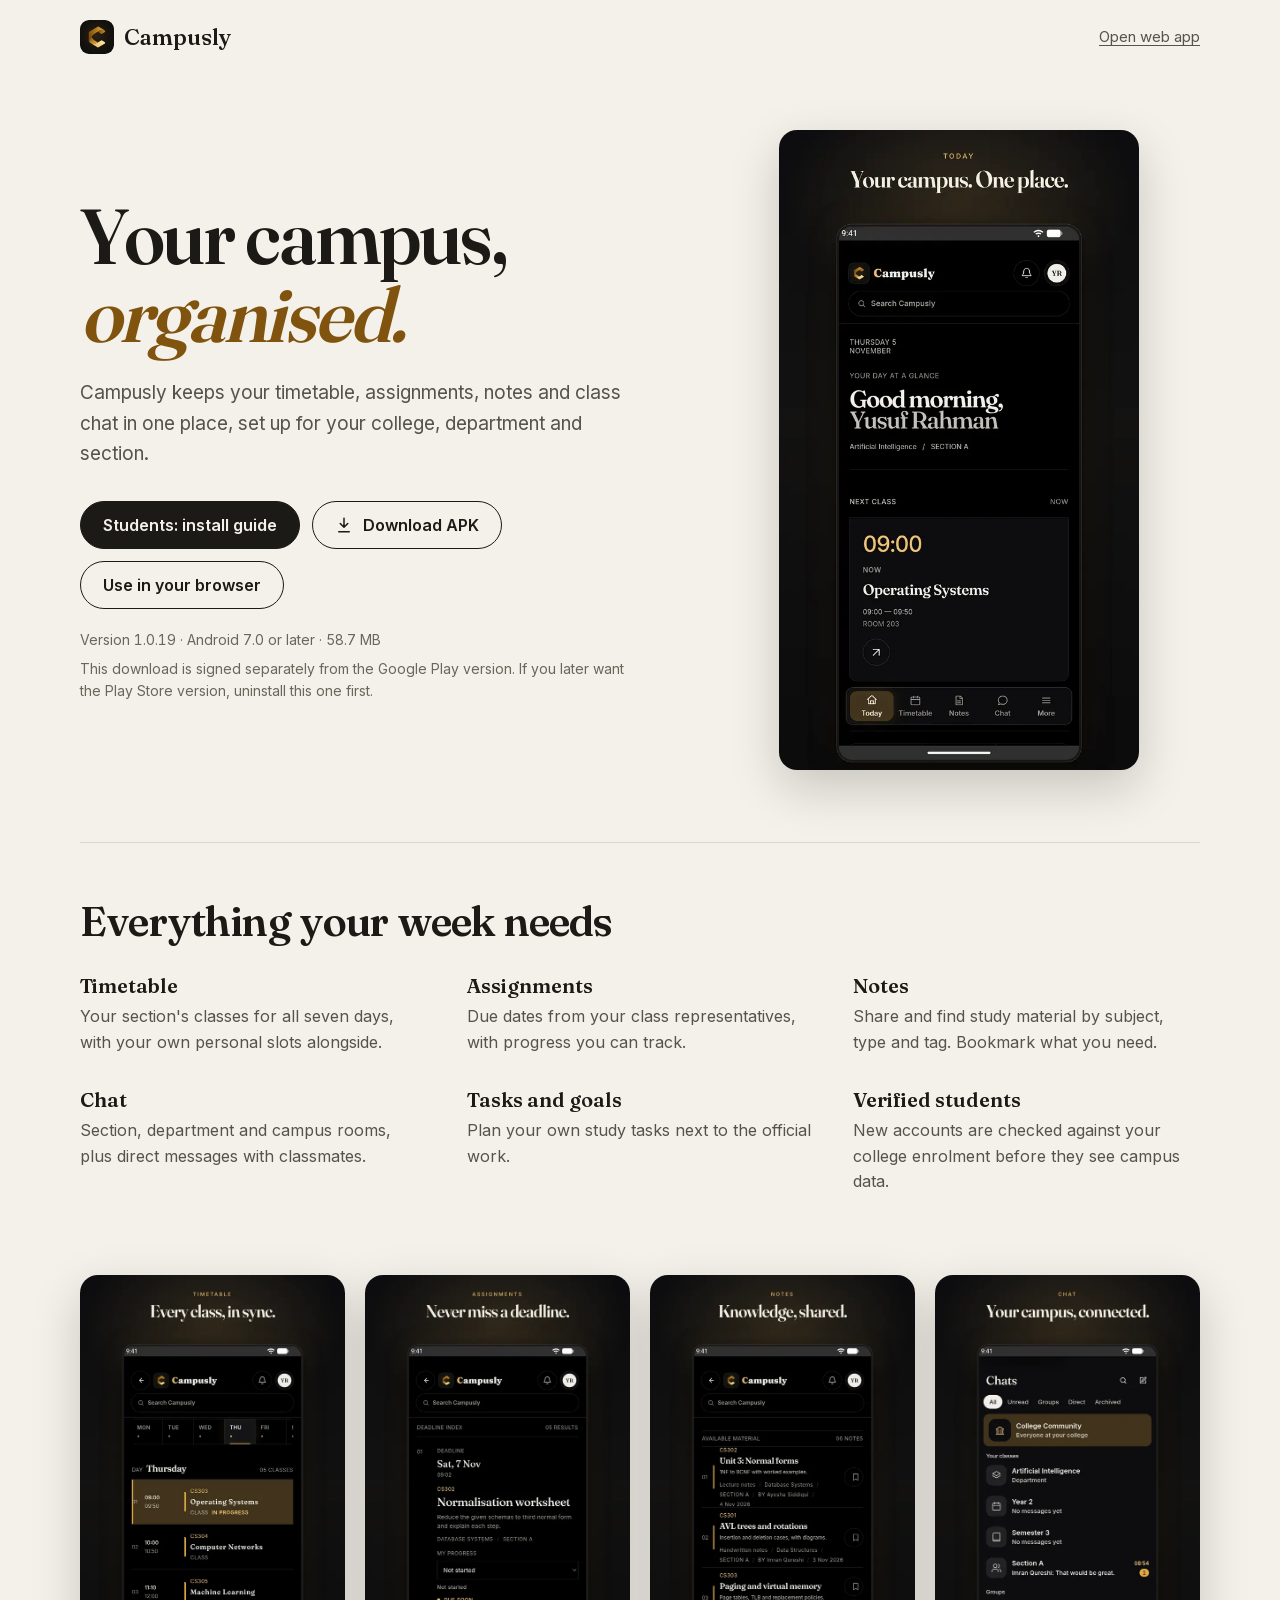
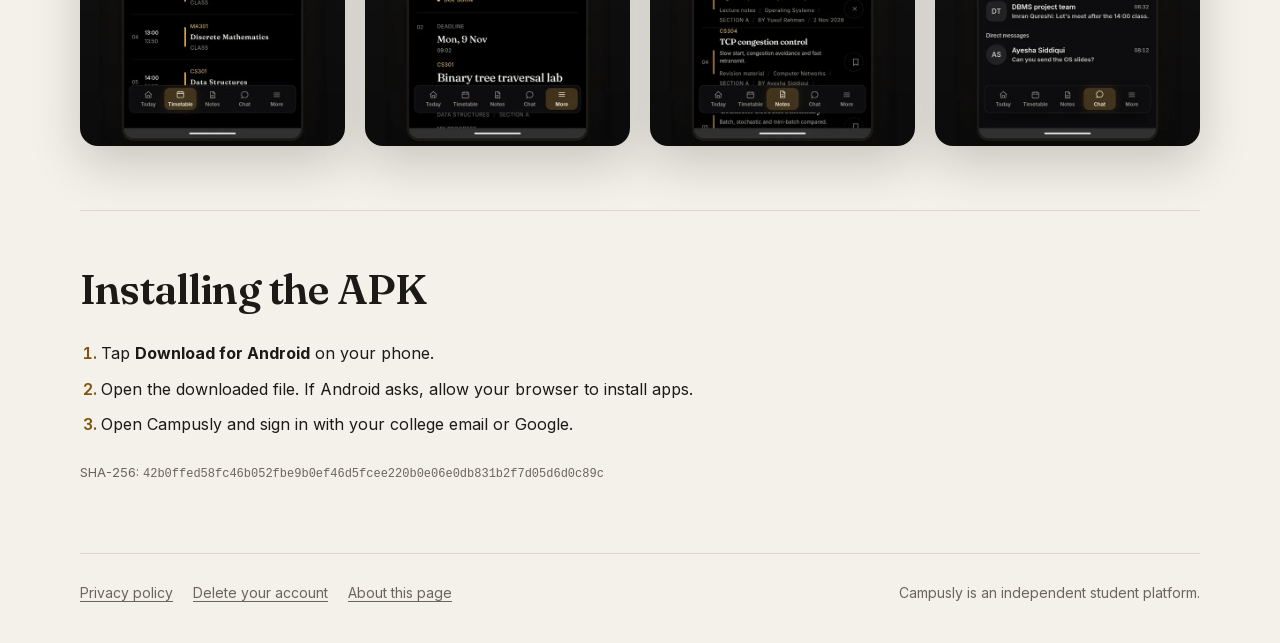
<file: index.html>
<!doctype html>
<html lang="en">
<head>
  <meta charset="utf-8">
  <meta name="viewport" content="width=device-width, initial-scale=1">
  <title>Campusly — your campus, organised</title>
  <meta name="description" content="Campusly keeps your timetable, assignments, notes and class chat in one place. Download the Android app or open it in your browser.">
  <meta name="theme-color" content="#F4F1EA" media="(prefers-color-scheme: light)">
  <meta name="theme-color" content="#0B0B0C" media="(prefers-color-scheme: dark)">
  <link rel="icon" href="assets/favicon.svg" type="image/svg+xml">
  <link rel="preload" href="assets/fraunces-latin-1.woff2" as="font" type="font/woff2" crossorigin>
  <link rel="stylesheet" href="style.css">
</head>
<body>
  <header class="top">
    <a class="brand" href="./" aria-label="Campusly home">
      <img src="assets/favicon.svg" alt="" width="34" height="34">
      <span>Campusly</span>
    </a>
    <a class="top-link" href="https://www.campusly.work">Open web app</a>
  </header>

  <main>
    <section class="hero">
      <div class="hero-copy">
        <h1>Your campus, <em>organised.</em></h1>
        <p class="lead">Campusly keeps your timetable, assignments, notes and class chat in one place, set up for your college, department and section.</p>

        <div class="actions">
          <a class="button primary" href="install.html">Students: install guide</a>
          <a class="button" href="https://github.com/Muzzammil-Azhar/campusly-website/releases/latest/download/campusly.apk" download>
            <svg viewBox="0 0 24 24" width="18" height="18" aria-hidden="true"><path d="M12 3v12m0 0-5-5m5 5 5-5M5 21h14" fill="none" stroke="currentColor" stroke-width="2" stroke-linecap="round" stroke-linejoin="round"/></svg>
            Download APK
          </a>
          <a class="button" href="https://www.campusly.work">Use in your browser</a>
        </div>

        <p class="meta">Version 1.0.19 · Android 7.0 or later · 58.7 MB</p>
        <p class="note">This download is signed separately from the Google Play version. If you later want the Play Store version, uninstall this one first.</p>
      </div>

      <figure class="hero-shot">
        <img src="assets/today.webp" width="600" height="1067" alt="Campusly Today screen showing the next class and today's schedule">
      </figure>
    </section>

    <section class="features" aria-labelledby="features-title">
      <h2 id="features-title">Everything your week needs</h2>
      <dl>
        <div><dt>Timetable</dt><dd>Your section's classes for all seven days, with your own personal slots alongside.</dd></div>
        <div><dt>Assignments</dt><dd>Due dates from your class representatives, with progress you can track.</dd></div>
        <div><dt>Notes</dt><dd>Share and find study material by subject, type and tag. Bookmark what you need.</dd></div>
        <div><dt>Chat</dt><dd>Section, department and campus rooms, plus direct messages with classmates.</dd></div>
        <div><dt>Tasks and goals</dt><dd>Plan your own study tasks next to the official work.</dd></div>
        <div><dt>Verified students</dt><dd>New accounts are checked against your college enrolment before they see campus data.</dd></div>
      </dl>
    </section>

    <section class="shots" aria-label="Screenshots">
      <img src="assets/timetable.webp" width="600" height="1067" alt="Timetable screen" loading="lazy">
      <img src="assets/assignments.webp" width="600" height="1067" alt="Assignments screen" loading="lazy">
      <img src="assets/notes.webp" width="600" height="1067" alt="Notes screen" loading="lazy">
      <img src="assets/chat.webp" width="600" height="1067" alt="Chat screen" loading="lazy">
    </section>

    <section class="install" aria-labelledby="install-title">
      <h2 id="install-title">Installing the APK</h2>
      <ol>
        <li>Tap <strong>Download for Android</strong> on your phone.</li>
        <li>Open the downloaded file. If Android asks, allow your browser to install apps.</li>
        <li>Open Campusly and sign in with your college email or Google.</li>
      </ol>
      <p class="checksum">SHA-256: <code>42b0ffed58fc46b052fbe9b0ef46d5fcee220b0e06e0db831b2f7d05d6d0c89c</code></p>
    </section>
  </main>

  <footer class="foot">
    <nav aria-label="Legal">
      <a href="https://www.campusly.work/privacy">Privacy policy</a>
      <a href="https://www.campusly.work/delete-account">Delete your account</a>
      <a href="https://github.com/Muzzammil-Azhar/campusly-website">About this page</a>
    </nav>
    <p>Campusly is an independent student platform.</p>
  </footer>
</body>
</html>
</file>
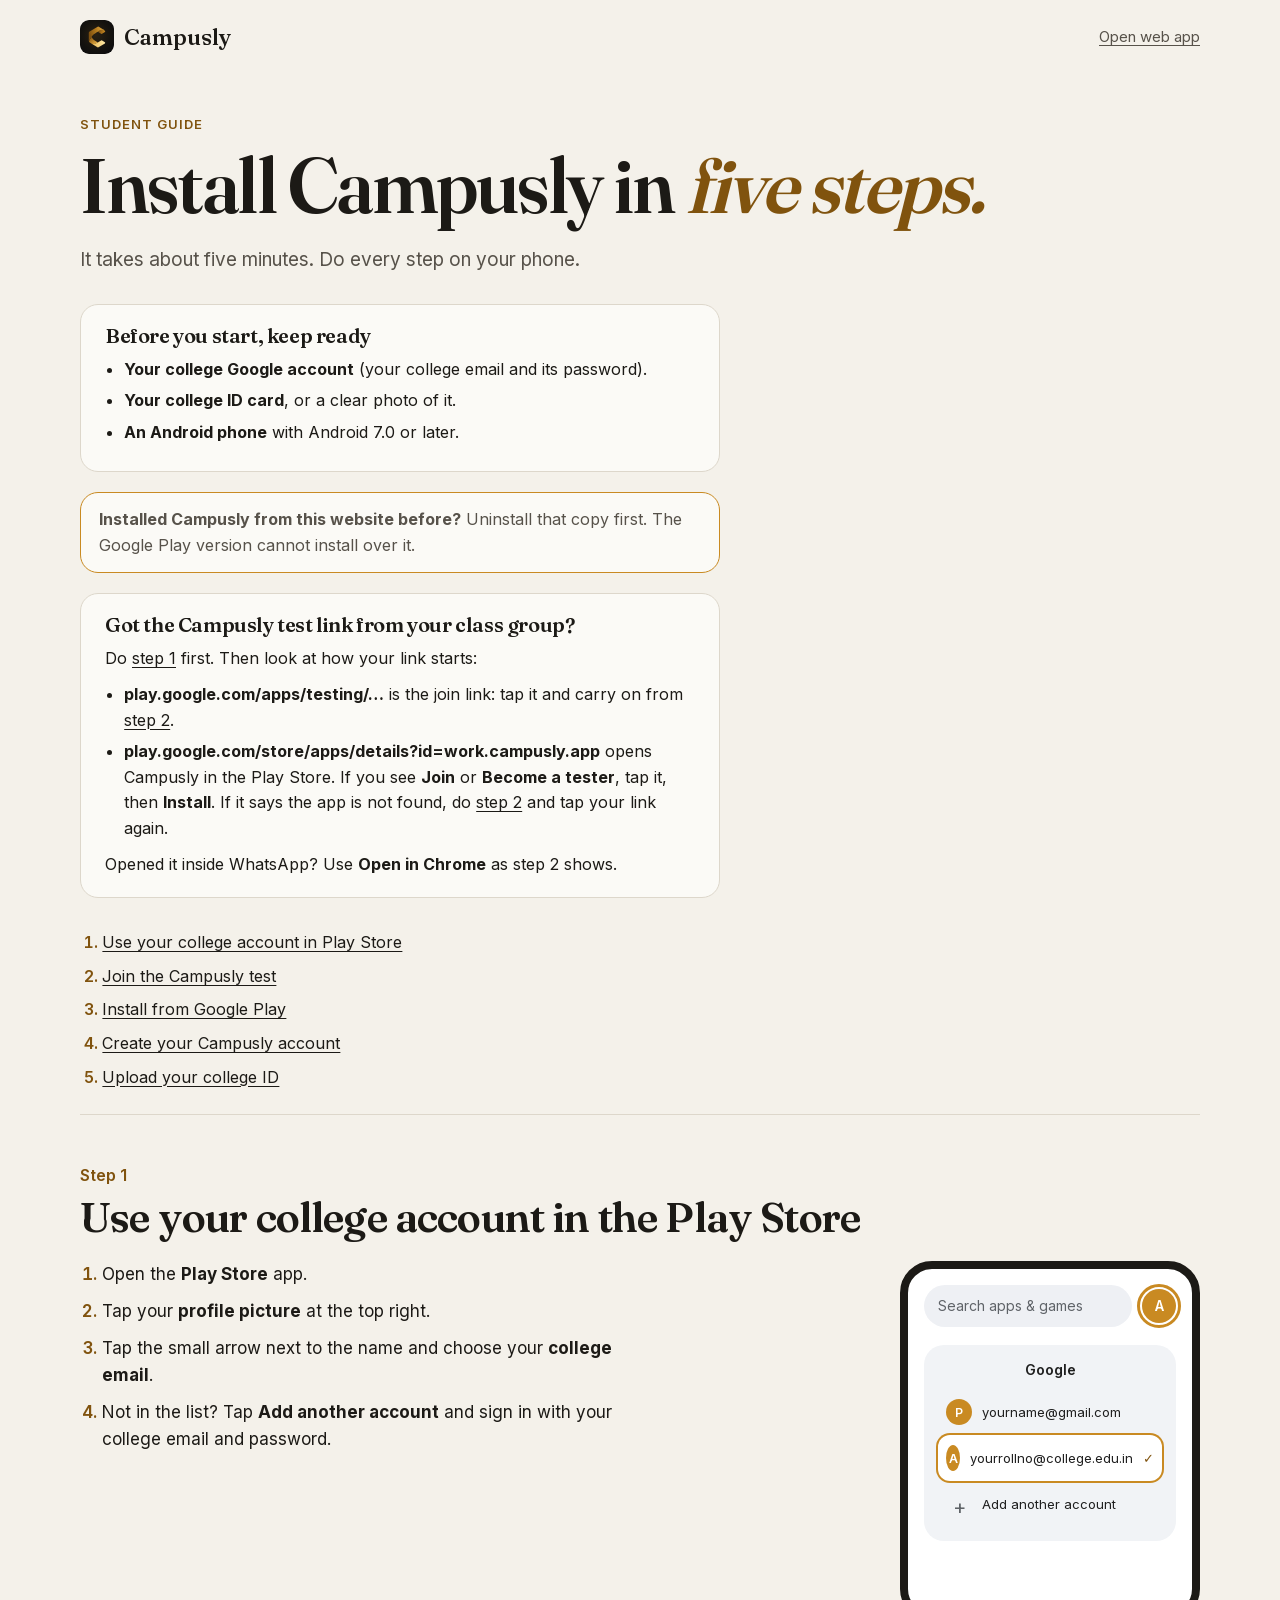
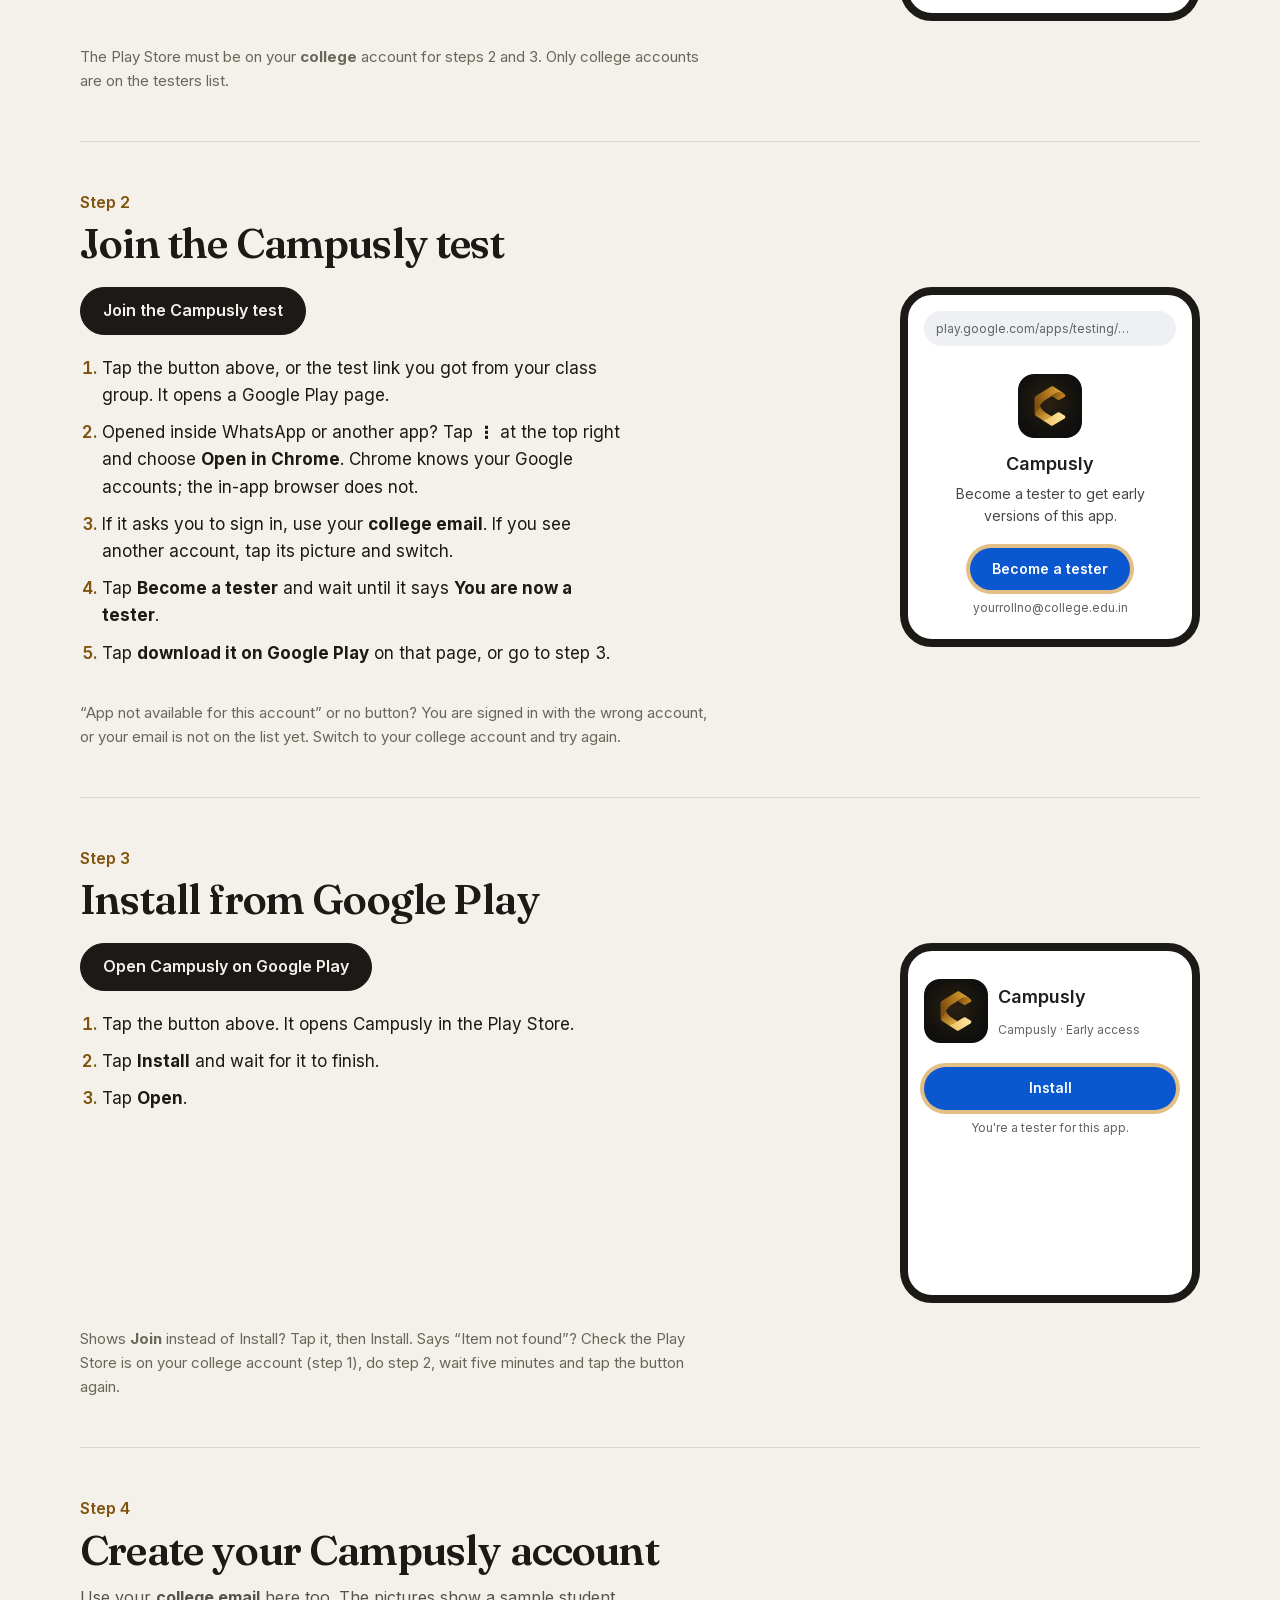
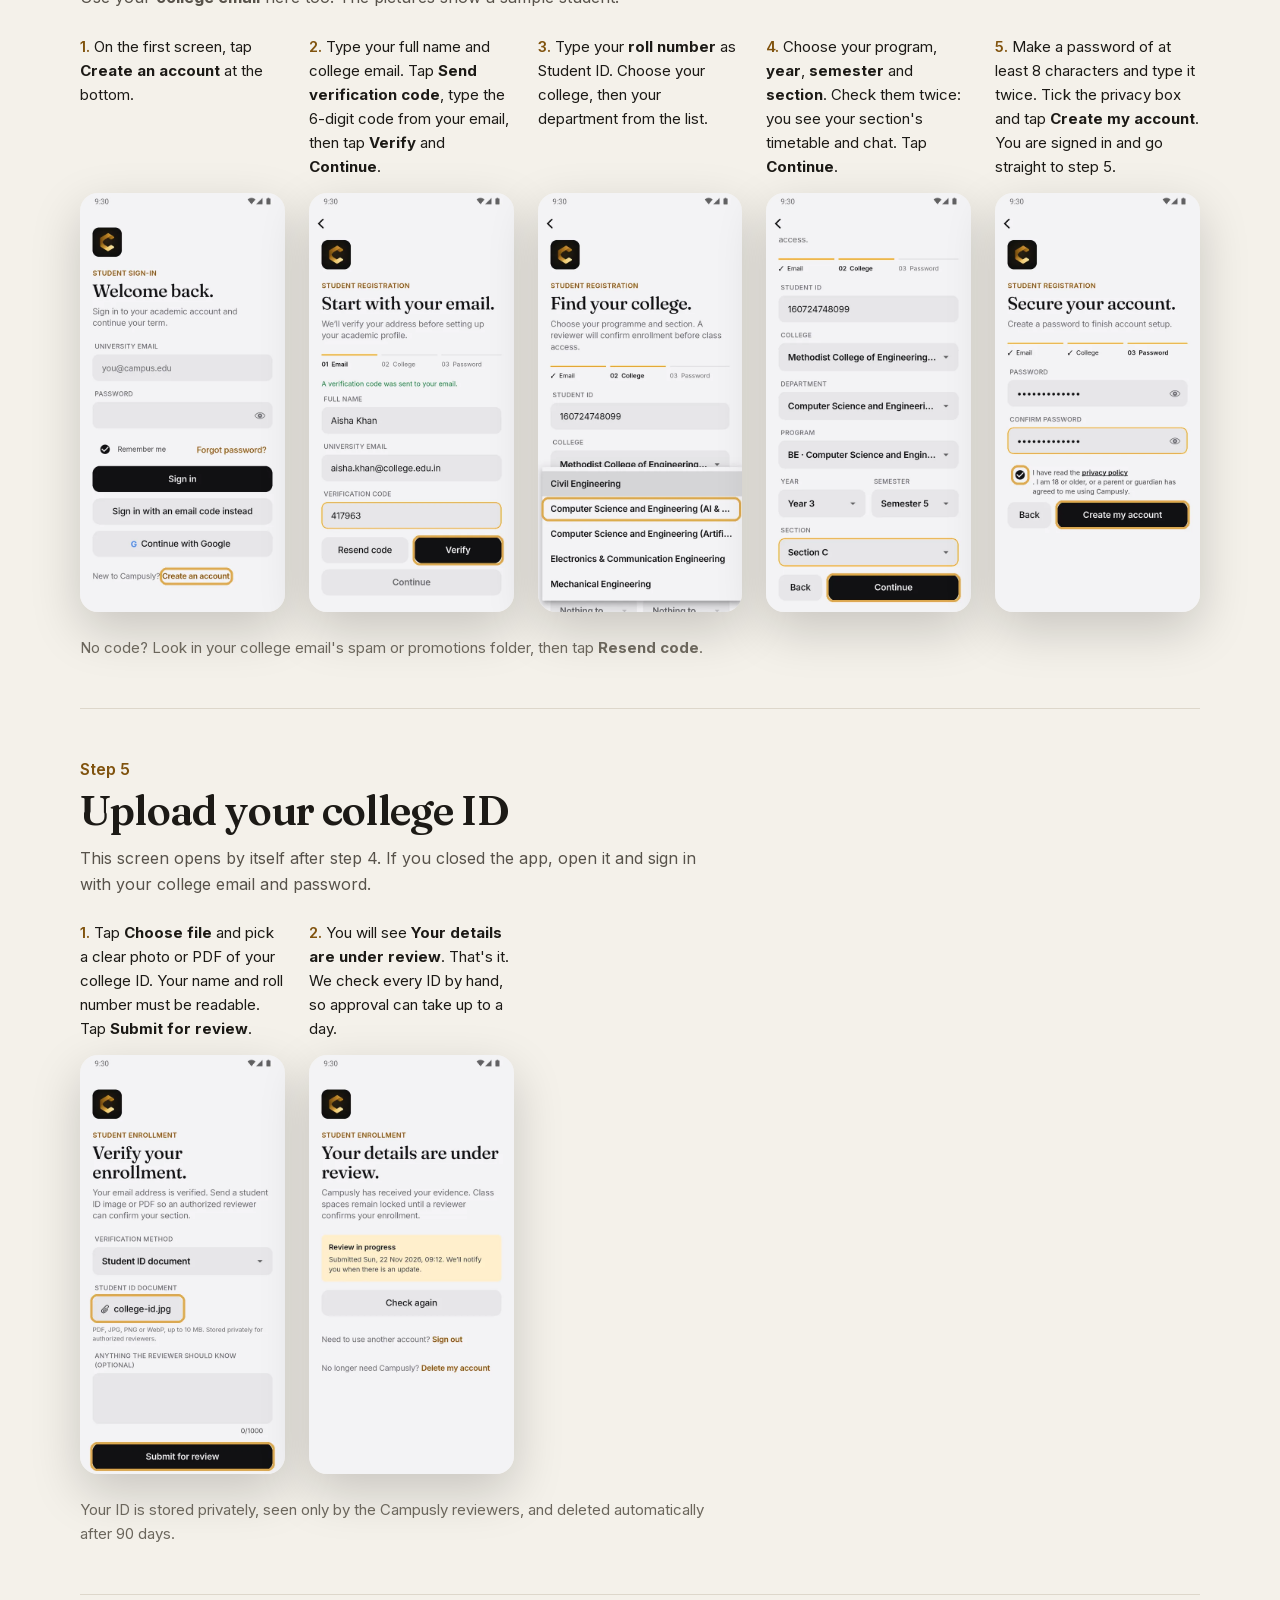
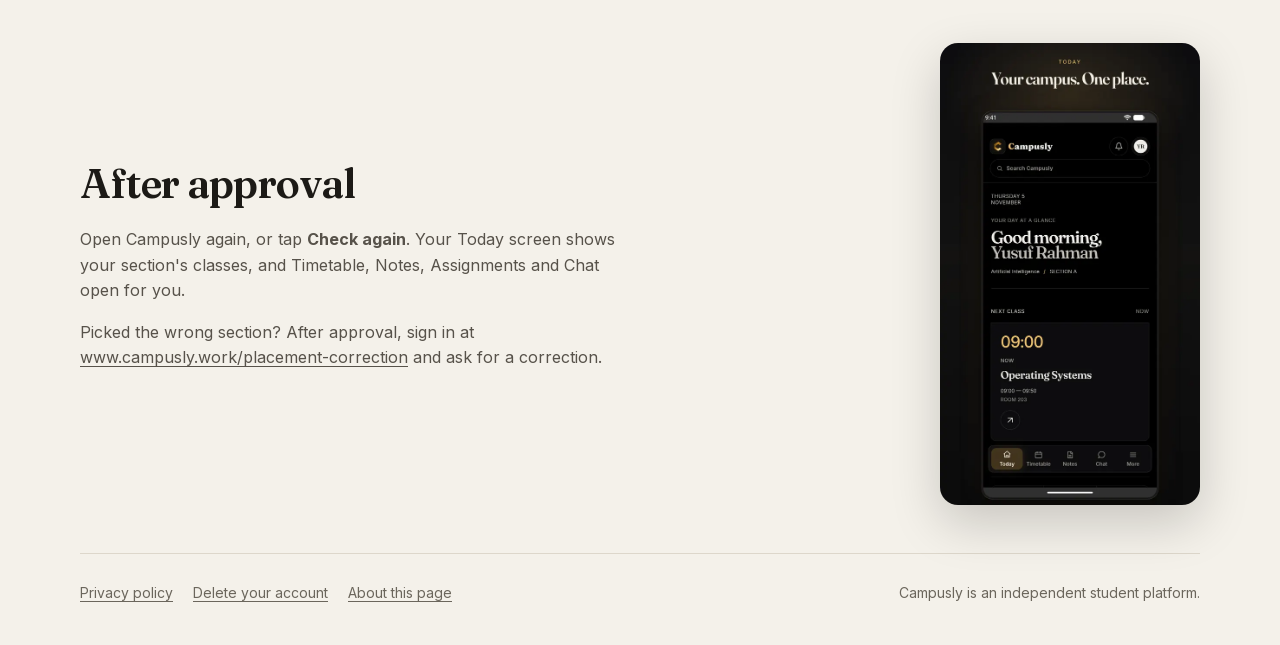
<file: install.html>
<!doctype html>
<html lang="en">
<head>
  <meta charset="utf-8">
  <meta name="viewport" content="width=device-width, initial-scale=1">
  <title>Install Campusly — student guide</title>
  <meta name="description" content="Step by step: join the Campusly test on Google Play with your college account, install the app, create your account and upload your college ID.">
  <meta name="theme-color" content="#F4F1EA" media="(prefers-color-scheme: light)">
  <meta name="theme-color" content="#0B0B0C" media="(prefers-color-scheme: dark)">
  <link rel="icon" href="assets/favicon.svg" type="image/svg+xml">
  <link rel="preload" href="assets/fraunces-latin-1.woff2" as="font" type="font/woff2" crossorigin>
  <link rel="stylesheet" href="style.css">
</head>
<body>
  <header class="top">
    <a class="brand" href="./" aria-label="Campusly home">
      <img src="assets/favicon.svg" alt="" width="34" height="34">
      <span>Campusly</span>
    </a>
    <a class="top-link" href="https://www.campusly.work">Open web app</a>
  </header>

  <main class="guide">
    <section class="guide-intro">
      <p class="kicker">Student guide</p>
      <h1>Install Campusly in <em>five steps.</em></h1>
      <p class="lead">It takes about five minutes. Do every step on your phone.</p>

      <div class="need">
        <h2>Before you start, keep ready</h2>
        <ul>
          <li><strong>Your college Google account</strong> (your college email and its password).</li>
          <li><strong>Your college ID card</strong>, or a clear photo of it.</li>
          <li><strong>An Android phone</strong> with Android 7.0 or later.</li>
        </ul>
      </div>

      <p class="warn"><strong>Installed Campusly from this website before?</strong> Uninstall that copy first. The Google Play version cannot install over it.</p>

      <div class="need got-link">
        <h2>Got the Campusly test link from your class group?</h2>
        <p>Do <a href="#step-1">step 1</a> first. Then look at how your link starts:</p>
        <ul>
          <li><strong>play.google.com/apps/testing/…</strong> is the join link: tap it and carry on from <a href="#step-2">step 2</a>.</li>
          <li><strong>play.google.com/store/apps/details?id=work.campusly.app</strong> opens Campusly in the Play Store. If you see <strong>Join</strong> or <strong>Become a tester</strong>, tap it, then <strong>Install</strong>. If it says the app is not found, do <a href="#step-2">step 2</a> and tap your link again.</li>
        </ul>
        <p>Opened it inside WhatsApp? Use <strong>Open in Chrome</strong> as step 2 shows.</p>
      </div>

      <nav class="step-index" aria-label="Steps">
        <ol>
          <li><a href="#step-1">Use your college account in Play Store</a></li>
          <li><a href="#step-2">Join the Campusly test</a></li>
          <li><a href="#step-3">Install from Google Play</a></li>
          <li><a href="#step-4">Create your Campusly account</a></li>
          <li><a href="#step-5">Upload your college ID</a></li>
        </ol>
      </nav>
    </section>

    <section class="step" id="step-1" aria-labelledby="step-1-title">
      <p class="step-no">Step 1</p>
      <h2 id="step-1-title">Use your college account in the Play Store</h2>
      <div class="step-body">
        <ol class="do">
          <li>Open the <strong>Play Store</strong> app.</li>
          <li>Tap your <strong>profile picture</strong> at the top right.</li>
          <li>Tap the small arrow next to the name and choose your <strong>college email</strong>.</li>
          <li>Not in the list? Tap <strong>Add another account</strong> and sign in with your college email and password.</li>
        </ol>
        <figure class="mock" aria-hidden="true">
          <div class="mock-screen">
            <div class="mock-bar"><span class="mock-search">Search apps &amp; games</span><span class="mock-avatar">A</span></div>
            <div class="mock-sheet">
              <p class="mock-sheet-title">Google</p>
              <div class="mock-account"><span class="mock-avatar small">P</span><span>yourname@gmail.com</span></div>
              <div class="mock-account is-picked"><span class="mock-avatar small">A</span><span>yourrollno@college.edu.in</span><span class="mock-tick">✓</span></div>
              <div class="mock-account plus"><span class="mock-plus">+</span><span>Add another account</span></div>
            </div>
          </div>
        </figure>
      </div>
      <p class="tip">The Play Store must be on your <strong>college</strong> account for steps 2 and 3. Only college accounts are on the testers list.</p>
    </section>

    <section class="step" id="step-2" aria-labelledby="step-2-title">
      <p class="step-no">Step 2</p>
      <h2 id="step-2-title">Join the Campusly test</h2>
      <div class="step-body">
        <div>
          <a class="button primary" href="https://play.google.com/apps/testing/work.campusly.app">Join the Campusly test</a>
          <ol class="do">
            <li>Tap the button above, or the test link you got from your class group. It opens a Google Play page.</li>
            <li>Opened inside WhatsApp or another app? Tap <strong>⋮</strong> at the top right and choose <strong>Open in Chrome</strong>. Chrome knows your Google accounts; the in-app browser does not.</li>
            <li>If it asks you to sign in, use your <strong>college email</strong>. If you see another account, tap its picture and switch.</li>
            <li>Tap <strong>Become a tester</strong> and wait until it says <strong>You are now a tester</strong>.</li>
            <li>Tap <strong>download it on Google Play</strong> on that page, or go to step 3.</li>
          </ol>
        </div>
        <figure class="mock" aria-hidden="true">
          <div class="mock-screen">
            <div class="mock-url">play.google.com/apps/testing/…</div>
            <div class="mock-page">
              <span class="mock-icon"><img src="assets/favicon.svg" alt=""></span>
              <p class="mock-h">Campusly</p>
              <p class="mock-p">Become a tester to get early versions of this app.</p>
              <span class="mock-btn">Become a tester</span>
              <p class="mock-small">yourrollno@college.edu.in</p>
            </div>
          </div>
        </figure>
      </div>
      <p class="tip">“App not available for this account” or no button? You are signed in with the wrong account, or your email is not on the list yet. Switch to your college account and try again.</p>
    </section>

    <section class="step" id="step-3" aria-labelledby="step-3-title">
      <p class="step-no">Step 3</p>
      <h2 id="step-3-title">Install from Google Play</h2>
      <div class="step-body">
        <div>
          <a class="button primary" href="https://play.google.com/store/apps/details?id=work.campusly.app">Open Campusly on Google Play</a>
          <ol class="do">
            <li>Tap the button above. It opens Campusly in the Play Store.</li>
            <li>Tap <strong>Install</strong> and wait for it to finish.</li>
            <li>Tap <strong>Open</strong>.</li>
          </ol>
        </div>
        <figure class="mock" aria-hidden="true">
          <div class="mock-screen">
            <div class="mock-listing">
              <span class="mock-icon"><img src="assets/favicon.svg" alt=""></span>
              <div><p class="mock-h">Campusly</p><p class="mock-small">Campusly · Early access</p></div>
            </div>
            <span class="mock-btn wide">Install</span>
            <p class="mock-small center">You're a tester for this app.</p>
          </div>
        </figure>
      </div>
      <p class="tip">Shows <strong>Join</strong> instead of Install? Tap it, then Install. Says “Item not found”? Check the Play Store is on your college account (step 1), do step 2, wait five minutes and tap the button again.</p>
    </section>

    <section class="step" id="step-4" aria-labelledby="step-4-title">
      <p class="step-no">Step 4</p>
      <h2 id="step-4-title">Create your Campusly account</h2>
      <p class="step-lead">Use your <strong>college email</strong> here too. The pictures show a sample student.</p>
      <ol class="shot-steps">
        <li>
          <p>On the first screen, tap <strong>Create an account</strong> at the bottom.</p>
          <img src="assets/guide/signin.webp" width="540" height="1104" alt="Campusly sign-in screen with Create an account at the bottom" loading="lazy">
        </li>
        <li>
          <p>Type your full name and college email. Tap <strong>Send verification code</strong>, type the 6-digit code from your email, then tap <strong>Verify</strong> and <strong>Continue</strong>.</p>
          <img src="assets/guide/email-code.webp" width="540" height="1104" alt="Registration screen with full name, college email and a six-digit verification code" loading="lazy">
        </li>
        <li>
          <p>Type your <strong>roll number</strong> as Student ID. Choose your college, then your department from the list.</p>
          <img src="assets/guide/department.webp" width="540" height="1104" alt="College step with the department list open" loading="lazy">
        </li>
        <li>
          <p>Choose your program, <strong>year</strong>, <strong>semester</strong> and <strong>section</strong>. Check them twice: you see your section's timetable and chat. Tap <strong>Continue</strong>.</p>
          <img src="assets/guide/college.webp" width="540" height="1104" alt="College step filled in: Methodist College of Engineering, Computer Science and Engineering, BE, Year 3, Semester 5, Section C" loading="lazy">
        </li>
        <li>
          <p>Make a password of at least 8 characters and type it twice. Tick the privacy box and tap <strong>Create my account</strong>. You are signed in and go straight to step 5.</p>
          <img src="assets/guide/password.webp" width="540" height="1104" alt="Password step with the privacy confirmation ticked" loading="lazy">
        </li>
      </ol>
      <p class="tip">No code? Look in your college email's spam or promotions folder, then tap <strong>Resend code</strong>.</p>
    </section>

    <section class="step" id="step-5" aria-labelledby="step-5-title">
      <p class="step-no">Step 5</p>
      <h2 id="step-5-title">Upload your college ID</h2>
      <p class="step-lead">This screen opens by itself after step 4. If you closed the app, open it and sign in with your college email and password.</p>
      <ol class="shot-steps">
        <li>
          <p>Tap <strong>Choose file</strong> and pick a clear photo or PDF of your college ID. Your name and roll number must be readable. Tap <strong>Submit for review</strong>.</p>
          <img src="assets/guide/upload-id.webp" width="540" height="1104" alt="Verify your enrollment screen with a college ID photo chosen" loading="lazy">
        </li>
        <li>
          <p>You will see <strong>Your details are under review</strong>. That's it. We check every ID by hand, so approval can take up to a day.</p>
          <img src="assets/guide/review.webp" width="540" height="1104" alt="Your details are under review screen" loading="lazy">
        </li>
      </ol>
      <p class="tip">Your ID is stored privately, seen only by the Campusly reviewers, and deleted automatically after 90 days.</p>
    </section>

    <section class="step done" aria-labelledby="done-title">
      <div class="done-copy">
        <h2 id="done-title">After approval</h2>
        <p>Open Campusly again, or tap <strong>Check again</strong>. Your Today screen shows your section's classes, and Timetable, Notes, Assignments and Chat open for you.</p>
        <p>Picked the wrong section? After approval, sign in at <a href="https://www.campusly.work/placement-correction">www.campusly.work/placement-correction</a> and ask for a correction.</p>
      </div>
      <img src="assets/today.webp" width="600" height="1067" alt="Campusly Today screen after approval" loading="lazy">
    </section>
  </main>

  <footer class="foot">
    <nav aria-label="Legal">
      <a href="https://www.campusly.work/privacy">Privacy policy</a>
      <a href="https://www.campusly.work/delete-account">Delete your account</a>
      <a href="https://github.com/Muzzammil-Azhar/campusly-website">About this page</a>
    </nav>
    <p>Campusly is an independent student platform.</p>
  </footer>
</body>
</html>
</file>
<file: style.css>
@font-face {
  font-family: "Fraunces";
  src: url("assets/fraunces-latin-1.woff2") format("woff2");
  font-weight: 100 900;
  font-display: swap;
}

@font-face {
  font-family: "Inter";
  src: url("assets/inter-latin-9.woff2") format("woff2");
  font-weight: 100 900;
  font-display: swap;
}

/* Campusly's own tokens, from the app's tokens.css. */
:root {
  --paper: #F4F1EA;
  --paper-soft: #FBFAF6;
  --ink: #1C1A16;
  --ink-soft: #57524A;
  --ink-muted: #6B665C;
  --line: #DDD7CB;
  --accent: #C98A22;
  --accent-deep: #80530E;
  --button-ink: #F4F1EA;
  --display: "Fraunces", Georgia, serif;
  --sans: "Inter", system-ui, sans-serif;
  color-scheme: light dark;
}

@media (prefers-color-scheme: dark) {
  :root {
    --paper: #0B0B0C;
    --paper-soft: #141416;
    --ink: #F1EDE4;
    --ink-soft: #C9C3B7;
    --ink-muted: #A49E92;
    --line: #2A2A2D;
    --accent: #E0A84A;
    --accent-deep: #E0A84A;
    --button-ink: #0B0B0C;
  }
}

* { box-sizing: border-box; }

body {
  margin: 0;
  background: var(--paper);
  color: var(--ink);
  font: 400 16px/1.6 var(--sans);
  -webkit-font-smoothing: antialiased;
}

::selection { background: var(--accent); color: #1C1A16; }

a { color: inherit; text-underline-offset: 3px; }

a:focus-visible,
.button:focus-visible {
  outline: 2px solid var(--accent);
  outline-offset: 3px;
}

.top,
main,
.foot {
  width: min(1120px, 100% - 32px);
  margin-inline: auto;
}

.top {
  display: flex;
  align-items: center;
  justify-content: space-between;
  padding: 20px 0;
}

.brand {
  display: flex;
  align-items: center;
  gap: 10px;
  text-decoration: none;
  font: 600 22px var(--display);
}

.brand img { border-radius: 9px; }

.top-link {
  color: var(--ink-soft);
  font-size: 15px;
}

.hero {
  display: grid;
  grid-template-columns: minmax(0, 1.1fr) minmax(0, 0.9fr);
  align-items: center;
  gap: 48px;
  padding: 56px 0 72px;
}

h1 {
  margin: 0;
  font: 600 clamp(2.6rem, 7vw, 4.8rem)/1.02 var(--display);
  letter-spacing: -0.03em;
  text-wrap: balance;
}

h1 em {
  font-style: italic;
  color: var(--accent-deep);
}

.lead {
  max-width: 34rem;
  margin: 24px 0 32px;
  color: var(--ink-soft);
  font-size: 19px;
}

.actions {
  display: flex;
  flex-wrap: wrap;
  gap: 12px;
}

.button {
  display: inline-flex;
  align-items: center;
  gap: 10px;
  min-height: 48px;
  padding: 0 22px;
  border: 1px solid var(--ink);
  border-radius: 999px;
  font-weight: 600;
  text-decoration: none;
  transition: transform 160ms ease;
}

.button.primary {
  background: var(--ink);
  color: var(--button-ink);
}

@media (hover: hover) {
  .button:hover { transform: translateY(-1px); }
}

.meta {
  margin: 20px 0 6px;
  color: var(--ink-muted);
  font-size: 14px;
  font-variant-numeric: tabular-nums;
}

.note {
  max-width: 34rem;
  margin: 0;
  color: var(--ink-muted);
  font-size: 14px;
}

.hero-shot {
  margin: 0;
  justify-self: center;
}

.hero-shot img,
.shots img {
  display: block;
  width: 100%;
  height: auto;
  border-radius: 18px;
  box-shadow: 0 18px 50px rgb(0 0 0 / 0.18);
}

.hero-shot img { max-width: 360px; }

h2 {
  margin: 0 0 28px;
  font: 600 clamp(1.8rem, 4vw, 2.6rem)/1.1 var(--display);
  letter-spacing: -0.02em;
}

.features {
  padding: 56px 0;
  border-top: 1px solid var(--line);
}

.features dl {
  display: grid;
  grid-template-columns: repeat(3, minmax(0, 1fr));
  gap: 32px 40px;
  margin: 0;
}

.features dt {
  margin-bottom: 6px;
  font: 600 20px var(--display);
}

.features dd {
  margin: 0;
  color: var(--ink-soft);
}

.shots {
  display: grid;
  grid-template-columns: repeat(4, minmax(0, 1fr));
  gap: 20px;
  padding: 24px 0 64px;
}

.install {
  padding: 56px 0;
  border-top: 1px solid var(--line);
}

.install ol {
  max-width: 40rem;
  margin: 0;
  padding-left: 1.3em;
}

.install li { margin-bottom: 10px; }

.install li::marker {
  color: var(--accent-deep);
  font-weight: 600;
}

.checksum {
  margin-top: 24px;
  color: var(--ink-muted);
  font-size: 13px;
  overflow-wrap: anywhere;
}

.checksum code { font-size: 12px; }

.foot {
  display: flex;
  flex-wrap: wrap;
  justify-content: space-between;
  gap: 12px 24px;
  padding: 28px 0 40px;
  border-top: 1px solid var(--line);
  color: var(--ink-muted);
  font-size: 14px;
}

.foot nav {
  display: flex;
  flex-wrap: wrap;
  gap: 8px 20px;
}

.foot p { margin: 0; }

/* Student install guide (install.html) */

.guide-intro { padding: 40px 0 24px; }

.kicker {
  margin: 0 0 12px;
  color: var(--accent-deep);
  font-size: 13px;
  font-weight: 600;
  letter-spacing: 0.08em;
  text-transform: uppercase;
}

.guide .lead { margin: 20px 0 28px; }

.need {
  max-width: 40rem;
  padding: 20px 24px;
  border: 1px solid var(--line);
  border-radius: 18px;
  background: var(--paper-soft);
}

.need h2 {
  margin: 0 0 10px;
  font-size: 20px;
}

.need ul { margin: 0; padding-left: 1.2em; }
.need li { margin-bottom: 6px; }

.got-link { margin-top: 20px; }

.got-link p { margin: 0; }

.got-link ul { margin: 10px 0; }

.got-link li strong { overflow-wrap: anywhere; }

.warn {
  max-width: 40rem;
  margin: 20px 0 0;
  padding: 14px 18px;
  border: 1px solid var(--accent);
  border-radius: 18px;
  background: var(--paper-soft);
  color: var(--ink-soft);
}

.step-index { margin-top: 32px; }

.step-index ol {
  display: grid;
  gap: 8px;
  max-width: 40rem;
  margin: 0;
  padding-left: 1.4em;
}

.step-index li::marker,
.do li::marker {
  color: var(--accent-deep);
  font-weight: 600;
}

.step {
  padding: 48px 0;
  border-top: 1px solid var(--line);
  scroll-margin-top: 16px;
}

.step-no {
  margin: 0 0 6px;
  color: var(--accent-deep);
  font-weight: 600;
}

.step h2 { margin-bottom: 20px; }

.step-lead {
  max-width: 40rem;
  margin: -8px 0 24px;
  color: var(--ink-soft);
}

.step-body {
  display: grid;
  grid-template-columns: minmax(0, 1fr) minmax(0, 300px);
  align-items: start;
  gap: 40px;
}

.step-body .button { margin-bottom: 20px; }

.do {
  max-width: 34rem;
  margin: 0;
  padding-left: 1.3em;
  font-size: 17px;
}

.do li { margin-bottom: 10px; }

.tip {
  max-width: 40rem;
  margin: 24px 0 0;
  color: var(--ink-muted);
  font-size: 15px;
}

.shot-steps {
  display: grid;
  grid-template-columns: repeat(auto-fill, minmax(200px, 1fr));
  gap: 28px 24px;
  margin: 0;
  padding: 0;
  list-style: none;
  counter-reset: shot;
}

.shot-steps li {
  display: flex;
  flex-direction: column;
  counter-increment: shot;
}

.shot-steps img {
  display: block;
  width: 100%;
  margin-top: auto;
  height: auto;
  border-radius: 18px;
  box-shadow: 0 18px 50px rgb(0 0 0 / 0.18);
}

.shot-steps p {
  margin: 0 0 14px;
  font-size: 15px;
}

.shot-steps p::before {
  content: counter(shot) ". ";
  color: var(--accent-deep);
  font-weight: 600;
}

/* Simplified drawings of Google Play screens; not screenshots. */
.mock { margin: 0; }

.mock-screen {
  min-height: 360px;
  padding: 16px;
  border: 8px solid var(--ink);
  border-radius: 32px;
  background: #FFFFFF;
  color: #1F1F1F;
  font-size: 14px;
}

.mock-bar,
.mock-account,
.mock-listing {
  display: flex;
  align-items: center;
  gap: 10px;
}

.mock-search {
  flex: 1;
  padding: 10px 14px;
  border-radius: 999px;
  background: #EEF0F4;
  color: #5F6368;
}

.mock-avatar {
  display: grid;
  place-items: center;
  width: 34px;
  height: 34px;
  border-radius: 50%;
  background: #C98A22;
  color: #FFFFFF;
  font-weight: 600;
  outline: 3px solid #C98A22;
  outline-offset: 2px;
}

.mock-avatar.small {
  width: 26px;
  height: 26px;
  outline: none;
  font-size: 12px;
}

.mock-sheet {
  margin-top: 18px;
  padding: 14px;
  border-radius: 20px;
  background: #F1F3F6;
}

.mock-sheet-title {
  margin: 0 0 8px;
  text-align: center;
  font-weight: 600;
}

.mock-account {
  padding: 10px 8px;
  border-radius: 12px;
  font-size: 13px;
}

.mock-account.is-picked {
  background: #FFFFFF;
  box-shadow: 0 0 0 2px #C98A22;
}

.mock-tick { margin-left: auto; color: #80530E; font-weight: 700; }

.mock-plus {
  display: grid;
  place-items: center;
  width: 26px;
  height: 26px;
  color: #5F6368;
  font-size: 20px;
}

.mock-url {
  padding: 8px 12px;
  border-radius: 999px;
  background: #EEF0F4;
  color: #5F6368;
  font-size: 12px;
  overflow: hidden;
  white-space: nowrap;
  text-overflow: ellipsis;
}

.mock-page { padding: 28px 8px 0; text-align: center; }

.mock-icon img {
  display: block;
  width: 64px;
  height: 64px;
  border-radius: 16px;
}

.mock-page .mock-icon img { margin: 0 auto; }

.mock-h { margin: 12px 0 4px; font-size: 18px; font-weight: 600; }

.mock-p { margin: 0 0 20px; color: #444746; }

.mock-small { margin: 8px 0 0; color: #5F6368; font-size: 12px; }

.mock-small.center { text-align: center; }

.mock-btn {
  display: inline-block;
  padding: 10px 22px;
  border-radius: 999px;
  background: #0B57D0;
  color: #FFFFFF;
  font-weight: 600;
  box-shadow: 0 0 0 4px rgb(201 138 34 / 0.55);
}

.mock-btn.wide {
  display: block;
  margin-top: 24px;
  text-align: center;
}

.mock-listing { padding-top: 12px; }

.mock-listing .mock-h { margin: 0; }

.done {
  display: grid;
  grid-template-columns: minmax(0, 1fr) minmax(0, 260px);
  align-items: center;
  gap: 40px;
}

.done-copy p { max-width: 34rem; color: var(--ink-soft); }

.done img {
  display: block;
  width: 100%;
  height: auto;
  border-radius: 18px;
  box-shadow: 0 18px 50px rgb(0 0 0 / 0.18);
}

@media (max-width: 820px) {
  .step-body,
  .done { grid-template-columns: minmax(0, 1fr); gap: 28px; }

  .mock { max-width: 300px; }

  .done img { max-width: 240px; }

  .shot-steps { grid-template-columns: minmax(0, 1fr); }

  .shot-steps img { max-width: 300px; }
}

@media (max-width: 820px) {
  .hero {
    grid-template-columns: minmax(0, 1fr);
    gap: 40px;
    padding: 32px 0 48px;
  }

  .hero-shot img { max-width: 280px; }

  .features dl { grid-template-columns: minmax(0, 1fr); gap: 24px; }

  .shots {
    grid-template-columns: repeat(4, 62%);
    overflow-x: auto;
    scroll-snap-type: x mandatory;
    padding-bottom: 40px;
  }

  .shots img { scroll-snap-align: start; }

  .button { flex: 1 1 auto; justify-content: center; }
}

@media (prefers-reduced-motion: reduce) {
  .button { transition: none; }
}
</file>
